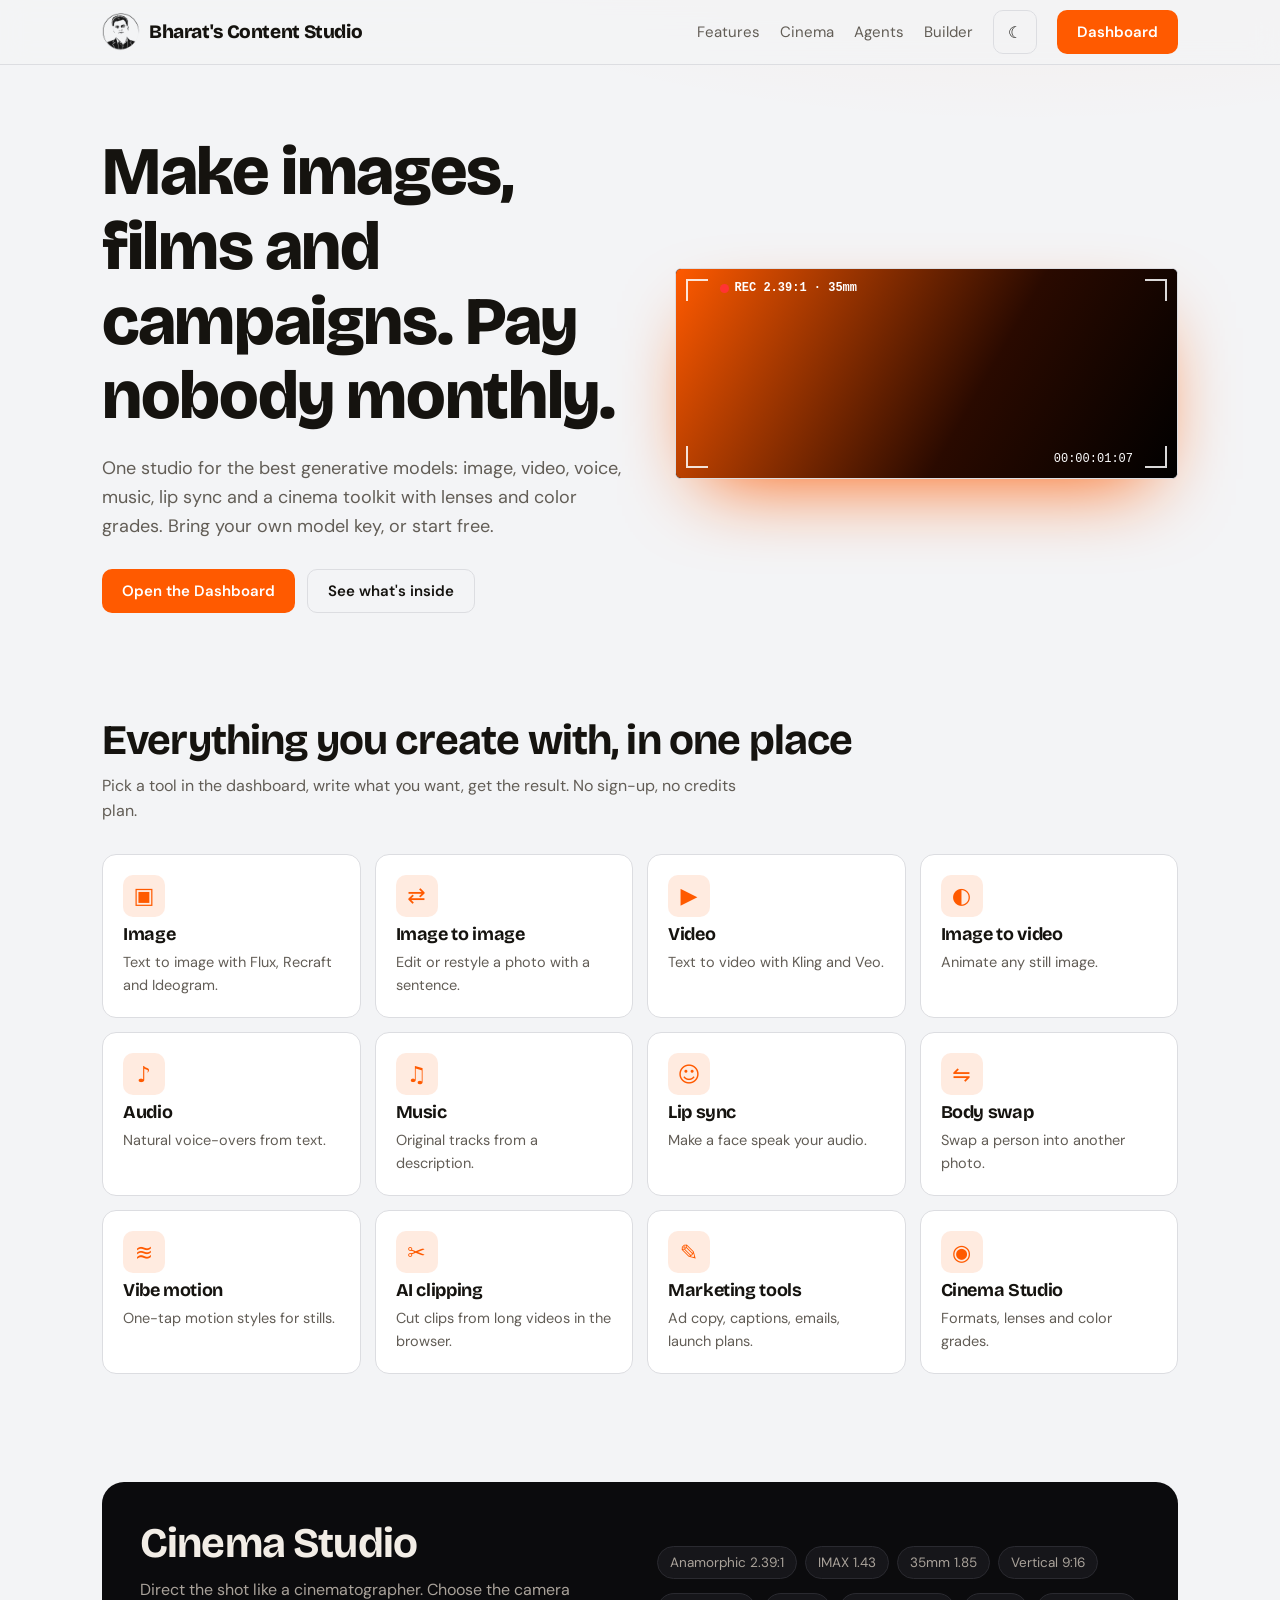
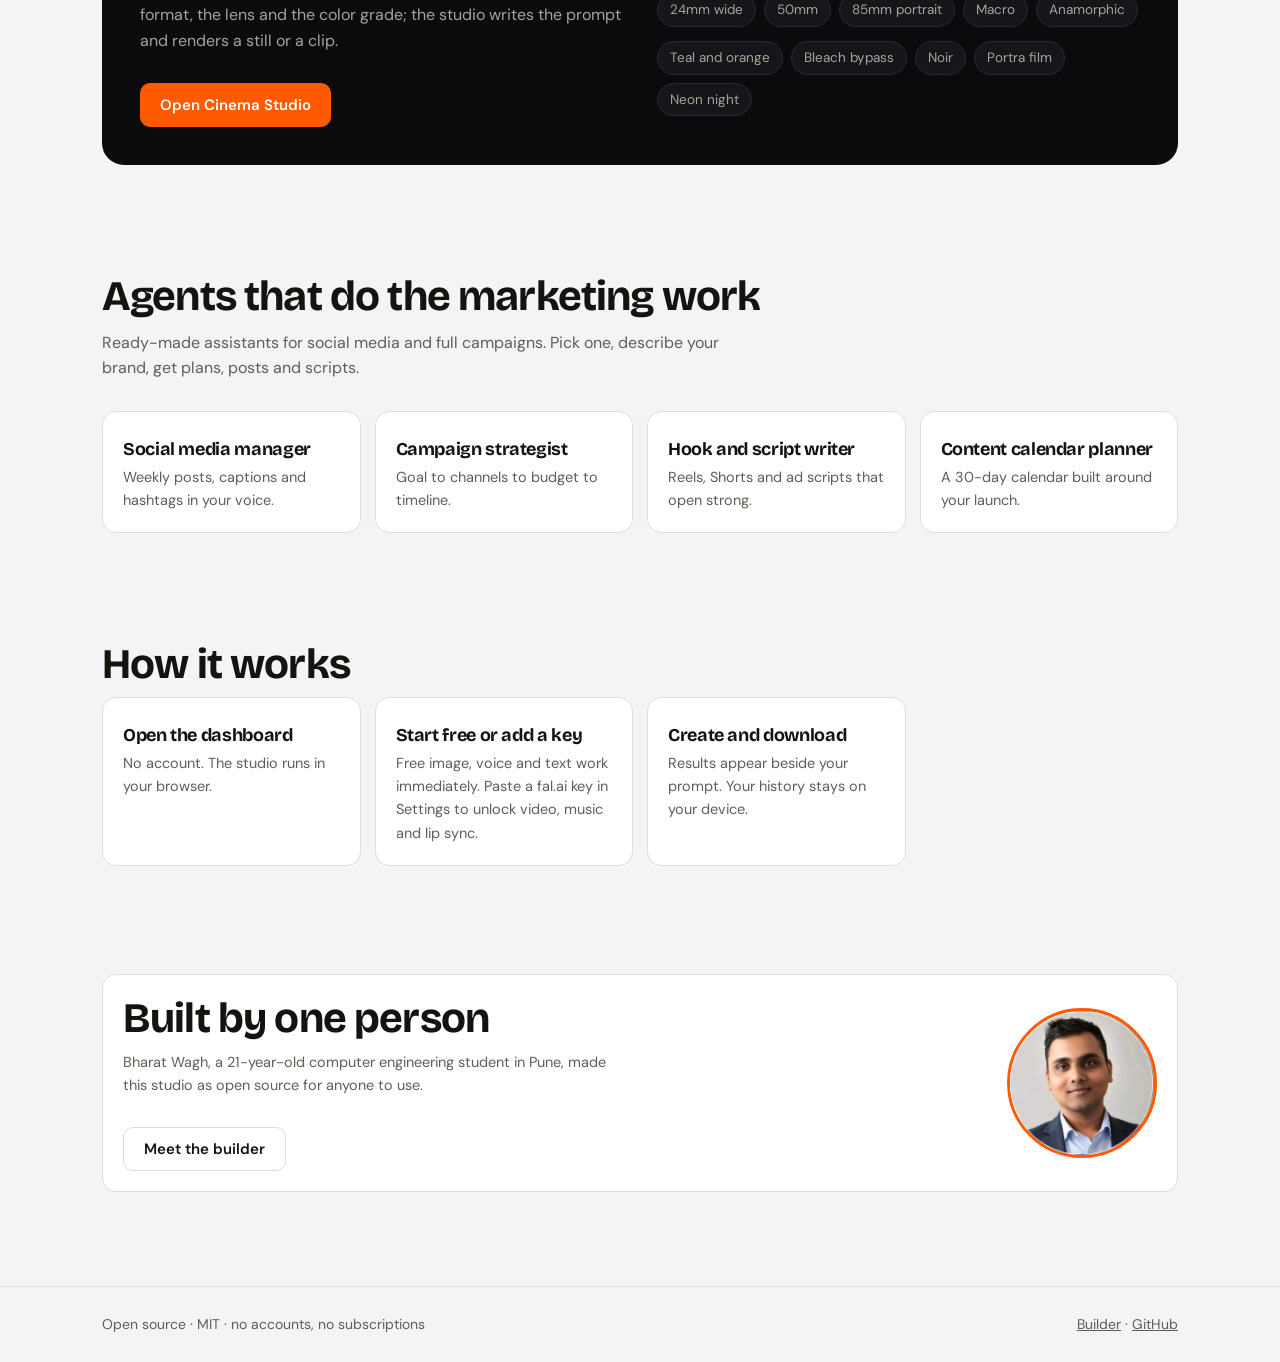
<file: index.html>
<!doctype html><html lang=en><head><meta charset=utf-8><meta name=viewport content="width=device-width,initial-scale=1,viewport-fit=cover">
<link rel=icon href=assets/favicon.png><meta name=theme-color content="#ff5a00"><title>Bharat's Content Studio — every creative AI model in one place</title>
<meta name=description content="A subscription-free AI creative studio: image, video, audio, music, lip sync, Cinema Studio and marketing agents.">
<link rel="preconnect" href="https://fonts.googleapis.com"><link href="https://fonts.googleapis.com/css2?family=Bricolage+Grotesque:wght@700;800&family=DM+Sans:wght@400;500;600&display=swap" rel="stylesheet"><link rel=stylesheet href=style.css><script src=shell.js></script></head><body>
<div id=nav></div>
<main class=wrap>
<div class=hero><div><h1>Make images, films and campaigns. Pay nobody monthly.</h1>
<p>One studio for the best generative models: image, video, voice, music, lip sync and a cinema toolkit with lenses and color grades. Bring your own model key, or start free.</p>
<div class=row><a class=btn href=studio.html>Open the Dashboard</a><a class="btn ghost" href=#features>See what's inside</a></div></div>
<div class=vf aria-hidden=true><div class="sc on" style="background:linear-gradient(120deg,#ff5a00,#2a0a00 60%,#000)"></div><div class=sc style="background:linear-gradient(200deg,#0f4c5c,#e36414 80%)"></div><div class=sc style="background:linear-gradient(60deg,#111,#5c1a00 55%,#ffb347)"></div><b></b><b></b><b></b><b></b><span>REC 2.39:1 · 35mm</span><em id=tc>00:00:00:00</em></div></div>

<section id=features><h2>Everything you create with, in one place</h2><p class=sub>Pick a tool in the dashboard, write what you want, get the result. No sign-up, no credits plan.</p><div class=grid id=fg></div></section>

<section id=cinema><div class="band split"><div><h2>Cinema Studio</h2><p class=sub>Direct the shot like a cinematographer. Choose the camera format, the lens and the color grade; the studio writes the prompt and renders a still or a clip.</p><a class=btn href="studio.html#cin">Open Cinema Studio</a></div>
<div><div class=chips id=c1></div><div class=chips id=c2></div><div class=chips id=c3></div></div></div></section>

<section id=agents><h2>Agents that do the marketing work</h2><p class=sub>Ready-made assistants for social media and full campaigns. Pick one, describe your brand, get plans, posts and scripts.</p><div class=grid id=ag></div></section>

<section><h2>How it works</h2><div class=grid>
<div class=card><h3>Open the dashboard</h3><p>No account. The studio runs in your browser.</p></div>
<div class=card><h3>Start free or add a key</h3><p>Free image, voice and text work immediately. Paste a fal.ai key in Settings to unlock video, music and lip sync.</p></div>
<div class=card><h3>Create and download</h3><p>Results appear beside your prompt. Your history stays on your device.</p></div></div></section>

<section><div class="card split"><div><h2>Built by one person</h2><p class=sub>Bharat Wagh, a 21-year-old computer engineering student in Pune, made this studio as open source for anyone to use.</p><a class="btn ghost" href=builder.html>Meet the builder</a></div><img src=assets/bharat.jpg alt="Bharat Wagh" style="width:150px;height:150px;border-radius:50%;object-fit:cover;justify-self:end;border:3px solid var(--ac)"></div></section>
</main><div id=foot></div>
<script>
const F=[['▣','Image','Text to image with Flux, Recraft and Ideogram.'],['⇄','Image to image','Edit or restyle a photo with a sentence.'],['▶','Video','Text to video with Kling and Veo.'],['◐','Image to video','Animate any still image.'],['♪','Audio','Natural voice-overs from text.'],['♫','Music','Original tracks from a description.'],['☺','Lip sync','Make a face speak your audio.'],['⇋','Body swap','Swap a person into another photo.'],['≋','Vibe motion','One-tap motion styles for stills.'],['✂','AI clipping','Cut clips from long videos in the browser.'],['✎','Marketing tools','Ad copy, captions, emails, launch plans.'],['◉','Cinema Studio','Formats, lenses and color grades.']];
fg.innerHTML=F.map(x=>'<div class=card><div class=ic>'+x[0]+'</div><h3>'+x[1]+'</h3><p>'+x[2]+'</p></div>').join('');
const ch=(id,a)=>document.getElementById(id).innerHTML=a.map(x=>'<span>'+x+'</span>').join('');
ch('c1',['Anamorphic 2.39:1','IMAX 1.43','35mm 1.85','Vertical 9:16']);ch('c2',['24mm wide','50mm','85mm portrait','Macro','Anamorphic']);ch('c3',['Teal and orange','Bleach bypass','Noir','Portra film','Neon night']);
ag.innerHTML=[['Social media manager','Weekly posts, captions and hashtags in your voice.'],['Campaign strategist','Goal to channels to budget to timeline.'],['Hook and script writer','Reels, Shorts and ad scripts that open strong.'],['Content calendar planner','A 30-day calendar built around your launch.']].map(x=>'<div class=card><h3>'+x[0]+'</h3><p>'+x[1]+'</p></div>').join('');
let i=0,s=document.querySelectorAll('.sc');setInterval(()=>{s[i].classList.remove('on');i=(i+1)%s.length;s[i].classList.add('on')},3200);
let t=0;setInterval(()=>{t++;tc.textContent='00:00:'+String(t%60).padStart(2,'0')+':'+String((t*7)%24).padStart(2,'0')},1000);
</script></body></html>
</file>
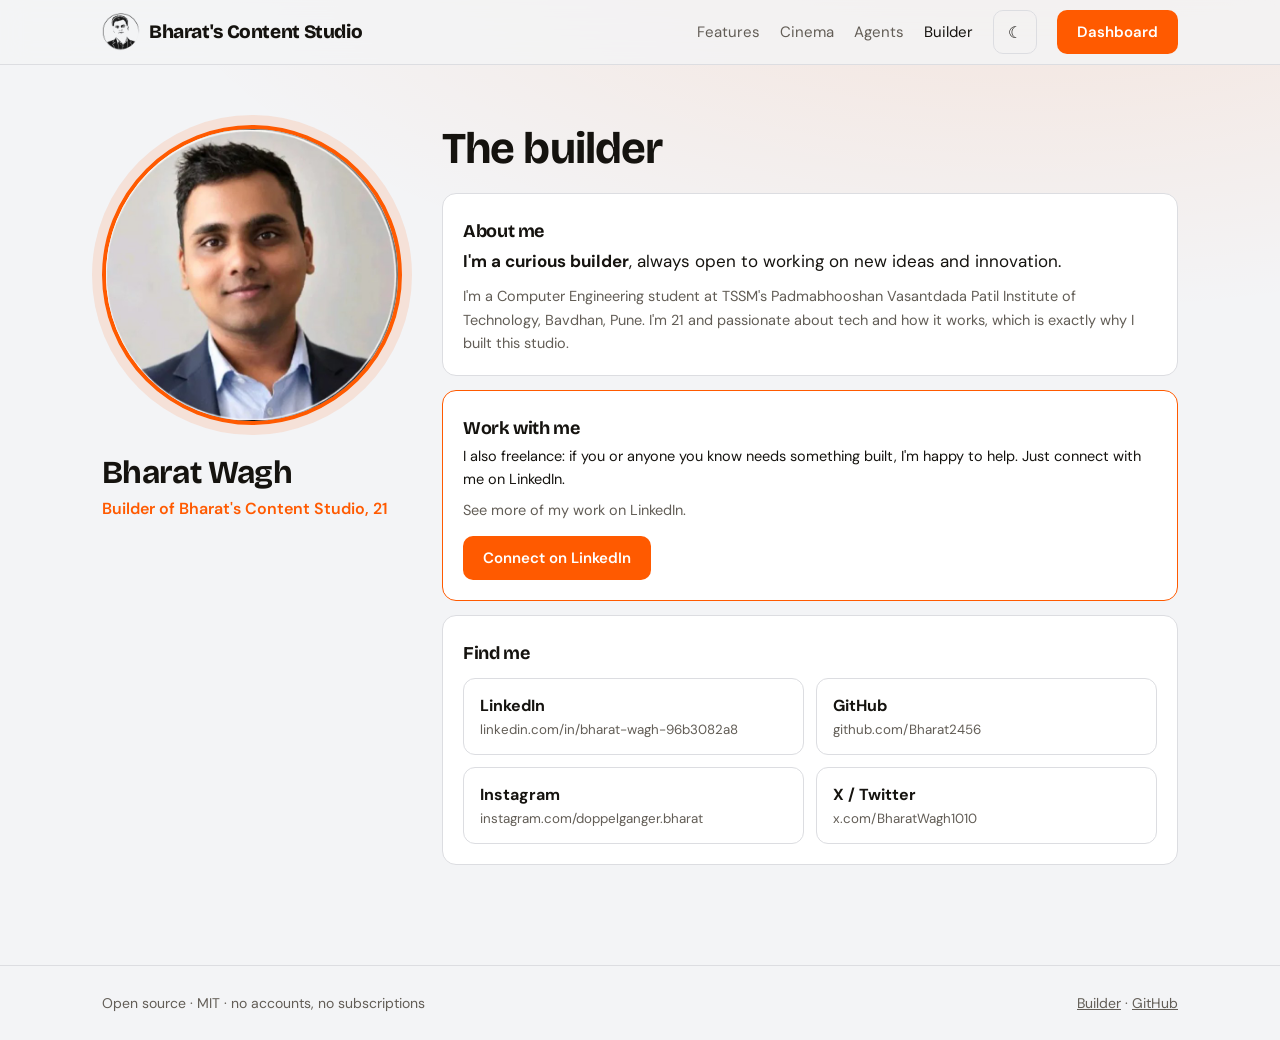
<file: builder.html>
<!doctype html><html lang=en><head><meta charset=utf-8><meta name=viewport content="width=device-width,initial-scale=1,viewport-fit=cover"><link rel=icon href=assets/favicon.png><meta name=theme-color content="#ff5a00"><title>Builder — Bharat Wagh</title>
<link rel="preconnect" href="https://fonts.googleapis.com"><link href="https://fonts.googleapis.com/css2?family=Bricolage+Grotesque:wght@700;800&family=DM+Sans:wght@400;500;600&display=swap" rel="stylesheet"><link rel=stylesheet href=style.css><script src=shell.js></script></head><body><div id=nav></div>
<main class="wrap me"><div><img src=assets/bharat.jpg alt="Bharat Wagh"><h1 style="margin-top:22px;font-size:32px">Bharat Wagh</h1><p class=tag>Builder of Bharat's Content Studio, 21</p></div>
<div><h1>The builder</h1>
<div class=card style="margin-top:20px"><h3>About me</h3><p style="color:var(--fg);font-size:17px"><b>I'm a curious builder</b>, always open to working on new ideas and innovation.</p><p style="margin-top:10px">I'm a Computer Engineering student at TSSM's Padmabhooshan Vasantdada Patil Institute of Technology, Bavdhan, Pune. I'm 21 and passionate about tech and how it works, which is exactly why I built this studio.</p></div>
<div class=card style="margin-top:14px;border-color:var(--ac)"><h3>Work with me</h3><p style="color:var(--fg)">I also freelance: if you or anyone you know needs something built, I'm happy to help. Just connect with me on LinkedIn.</p><p style="margin:8px 0 14px">See more of my work on LinkedIn.</p><a class=btn href="https://www.linkedin.com/in/bharat-wagh-96b3082a8" target=_blank rel=noopener>Connect on LinkedIn</a></div>
<div class=card style="margin-top:14px"><h3>Find me</h3><div class=soc>
<a href="https://www.linkedin.com/in/bharat-wagh-96b3082a8" target=_blank rel=noopener><b>LinkedIn</b><small>linkedin.com/in/bharat-wagh-96b3082a8</small></a>
<a href="https://github.com/Bharat2456" target=_blank rel=noopener><b>GitHub</b><small>github.com/Bharat2456</small></a>
<a href="https://instagram.com/doppelganger.bharat" target=_blank rel=noopener><b>Instagram</b><small>instagram.com/doppelganger.bharat</small></a>
<a href="https://x.com/BharatWagh1010" target=_blank rel=noopener><b>X / Twitter</b><small>x.com/BharatWagh1010</small></a></div></div></div></main><div id=foot></div></body></html>
</file>
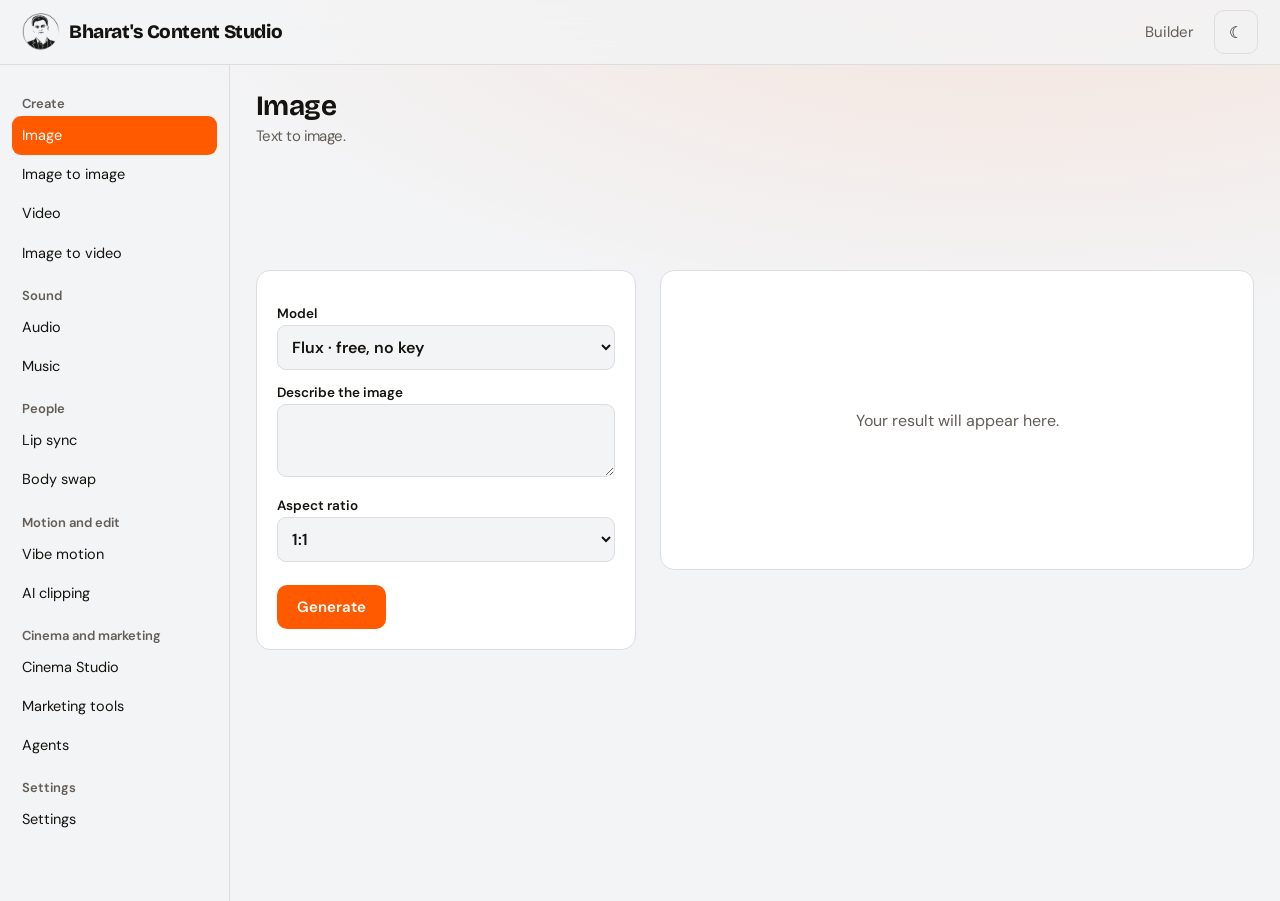
<file: studio.html>
<!doctype html><html lang=en><head><meta charset=utf-8><meta name=viewport content="width=device-width,initial-scale=1,viewport-fit=cover"><link rel=icon href=assets/favicon.png><meta name=theme-color content="#ff5a00"><title>Dashboard — Bharat's Content Studio</title>
<link href="https://fonts.googleapis.com/css2?family=Bricolage+Grotesque:wght@700;800&family=DM+Sans:wght@400;500;600&display=swap" rel=stylesheet><link rel=stylesheet href=style.css><script src=shell.js></script></head><body>
<header class=top><div class=wrap style="max-width:none"><a class=logo href=index.html><span class=lg><img class=l1 src=assets/logo-light.png alt=""><img class=l2 src=assets/logo-dark.png alt=""></span><b class=nm>Bharat's Content Studio</b></a><nav><a href=builder.html>Builder</a><button class=tg data-tg aria-label="Toggle theme"></button></nav></div></header>
<div class=app><aside class=side id=side></aside><main class=main id=main></main></div><script src=studio.js></script></body></html>
</file>
